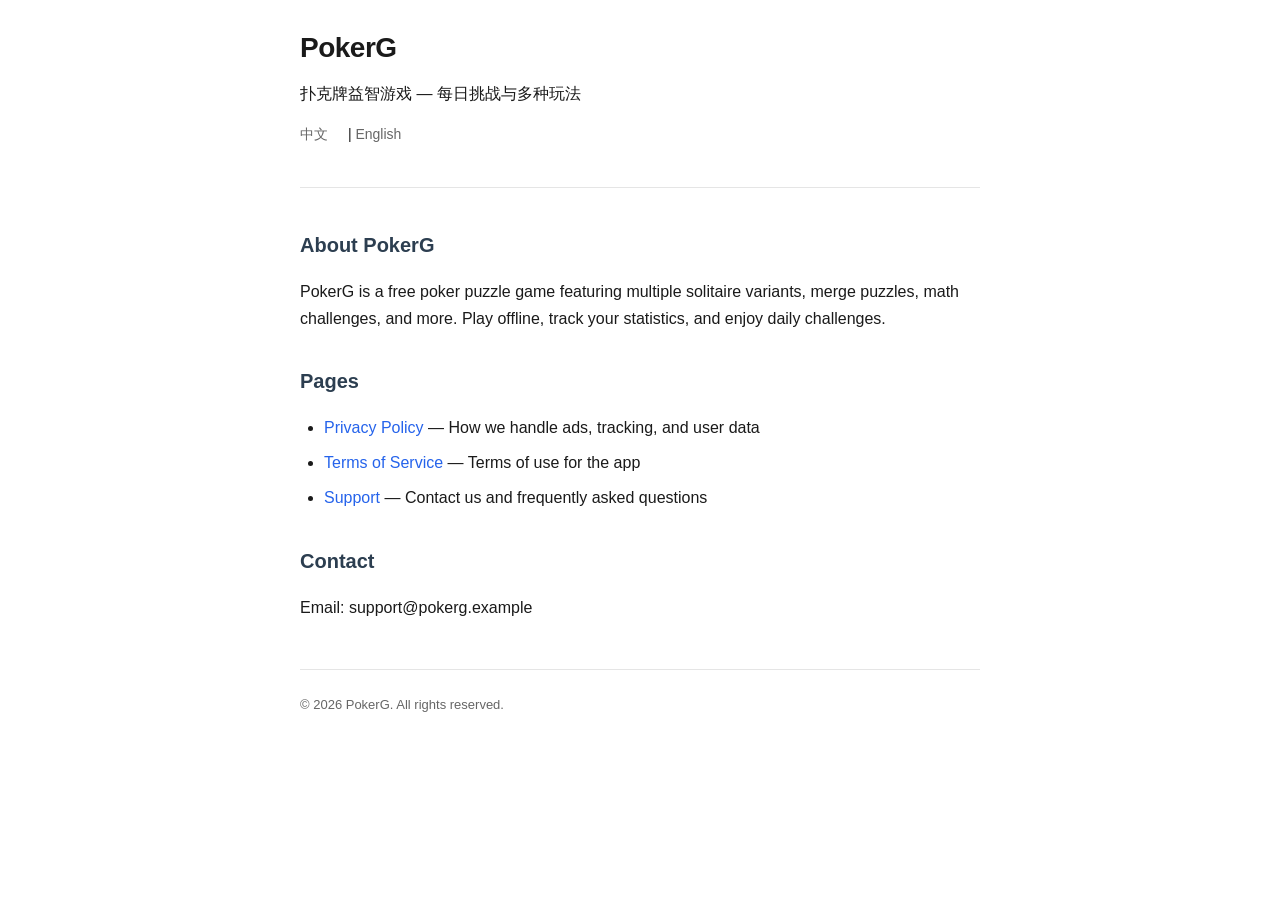
<file: index.html>
<!doctype html>
<html lang="en">
<head>
<meta charset="utf-8">
<meta name="viewport" content="width=device-width, initial-scale=1, viewport-fit=cover">
<title>PokerG — Poker Puzzle Game</title>
<link rel="stylesheet" href="assets/css/style.css">
</head>
<body>
<div class="container">
  <header>
    <h1>PokerG</h1>
    <p>扑克牌益智游戏 — 每日挑战与多种玩法</p>
    <div class="language-switch">
      <a href="privacy-zh.html">中文</a> | <a href="privacy.html">English</a>
    </div>
  </header>

  <main>
    <h2>About PokerG</h2>
    <p>PokerG is a free poker puzzle game featuring multiple solitaire variants, merge puzzles, math challenges, and more. Play offline, track your statistics, and enjoy daily challenges.</p>

    <h2>Pages</h2>
    <ul>
      <li><a href="privacy.html">Privacy Policy</a> — How we handle ads, tracking, and user data</li>
      <li><a href="terms.html">Terms of Service</a> — Terms of use for the app</li>
      <li><a href="support.html">Support</a> — Contact us and frequently asked questions</li>
    </ul>

    <h2>Contact</h2>
    <p>Email: support@pokerg.example</p>
  </main>

  <footer>
    &copy; 2026 PokerG. All rights reserved.
  </footer>
</div>
</body>
</html>
</file>
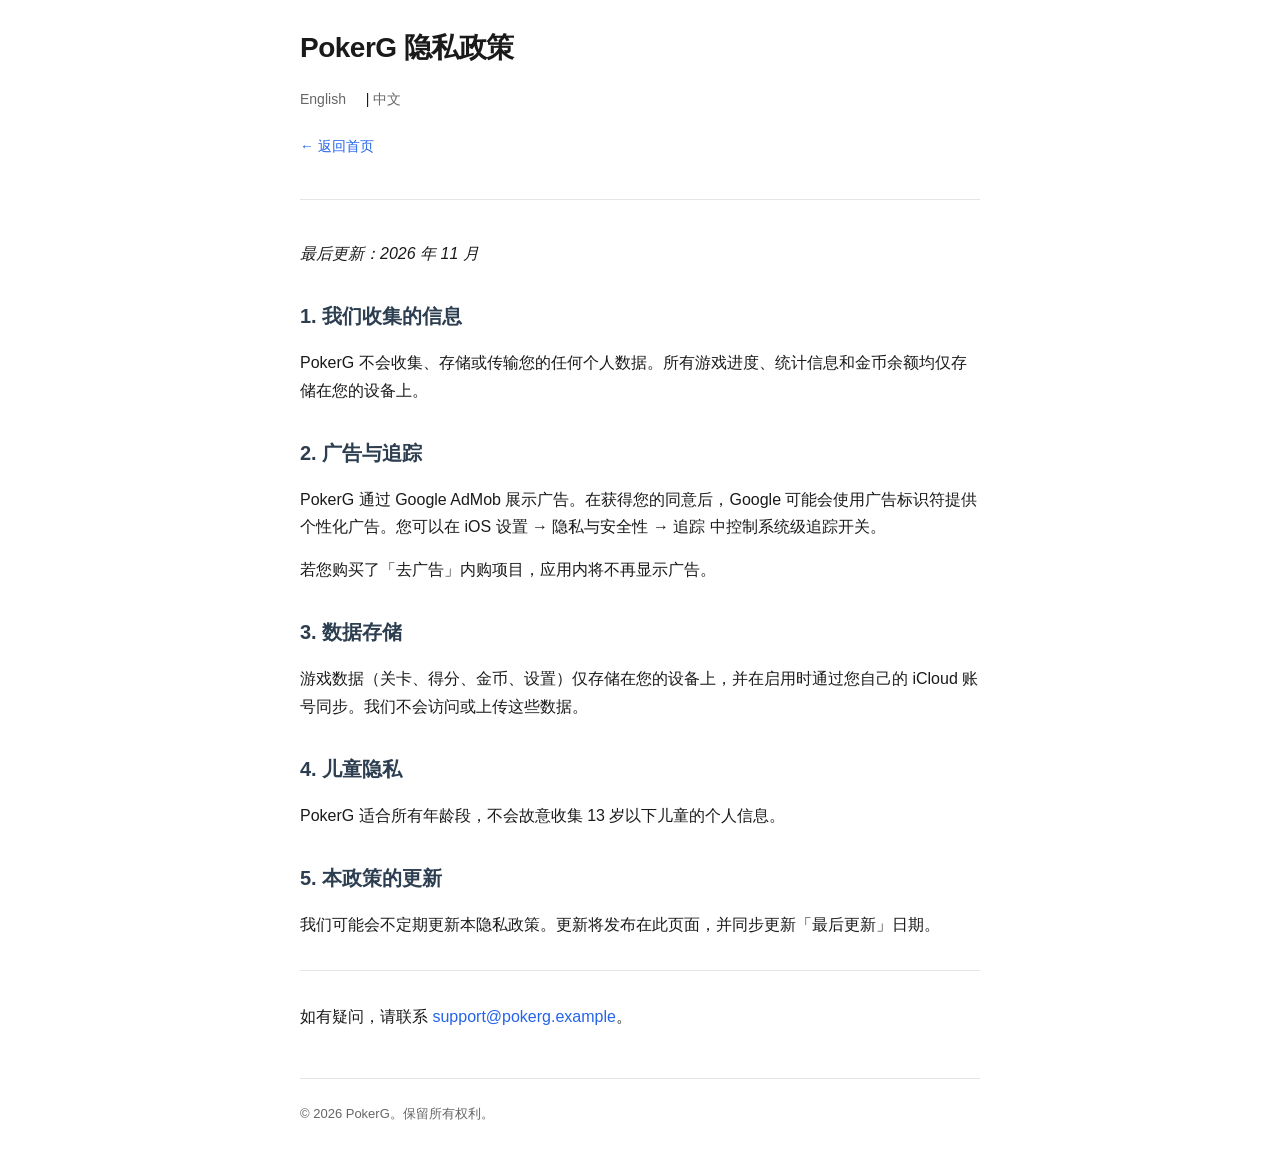
<file: privacy-zh.html>
<!doctype html>
<html lang="zh-Hans">
<head>
<meta charset="utf-8">
<meta name="viewport" content="width=device-width, initial-scale=1, viewport-fit=cover">
<title>PokerG 隐私政策</title>
<link rel="stylesheet" href="assets/css/style.css">
</head>
<body>
<div class="container">
  <header>
    <h1>PokerG 隐私政策</h1>
    <div class="language-switch">
      <a href="privacy.html">English</a> | <a href="privacy-zh.html">中文</a>
    </div>
    <p class="back-link"><a href="index.html">← 返回首页</a></p>
  </header>

  <main>
    <p><em>最后更新：2026 年 11 月</em></p>

    <h2>1. 我们收集的信息</h2>
    <p>PokerG 不会收集、存储或传输您的任何个人数据。所有游戏进度、统计信息和金币余额均仅存储在您的设备上。</p>

    <h2>2. 广告与追踪</h2>
    <p>PokerG 通过 Google AdMob 展示广告。在获得您的同意后，Google 可能会使用广告标识符提供个性化广告。您可以在 iOS 设置 &rarr; 隐私与安全性 &rarr; 追踪 中控制系统级追踪开关。</p>
    <p>若您购买了「去广告」内购项目，应用内将不再显示广告。</p>

    <h2>3. 数据存储</h2>
    <p>游戏数据（关卡、得分、金币、设置）仅存储在您的设备上，并在启用时通过您自己的 iCloud 账号同步。我们不会访问或上传这些数据。</p>

    <h2>4. 儿童隐私</h2>
    <p>PokerG 适合所有年龄段，不会故意收集 13 岁以下儿童的个人信息。</p>

    <h2>5. 本政策的更新</h2>
    <p>我们可能会不定期更新本隐私政策。更新将发布在此页面，并同步更新「最后更新」日期。</p>

    <hr>
    <p>如有疑问，请联系 <a href="mailto:support@pokerg.example">support@pokerg.example</a>。</p>
  </main>

  <footer>
    &copy; 2026 PokerG。保留所有权利。
  </footer>
</div>
</body>
</html>
</file>
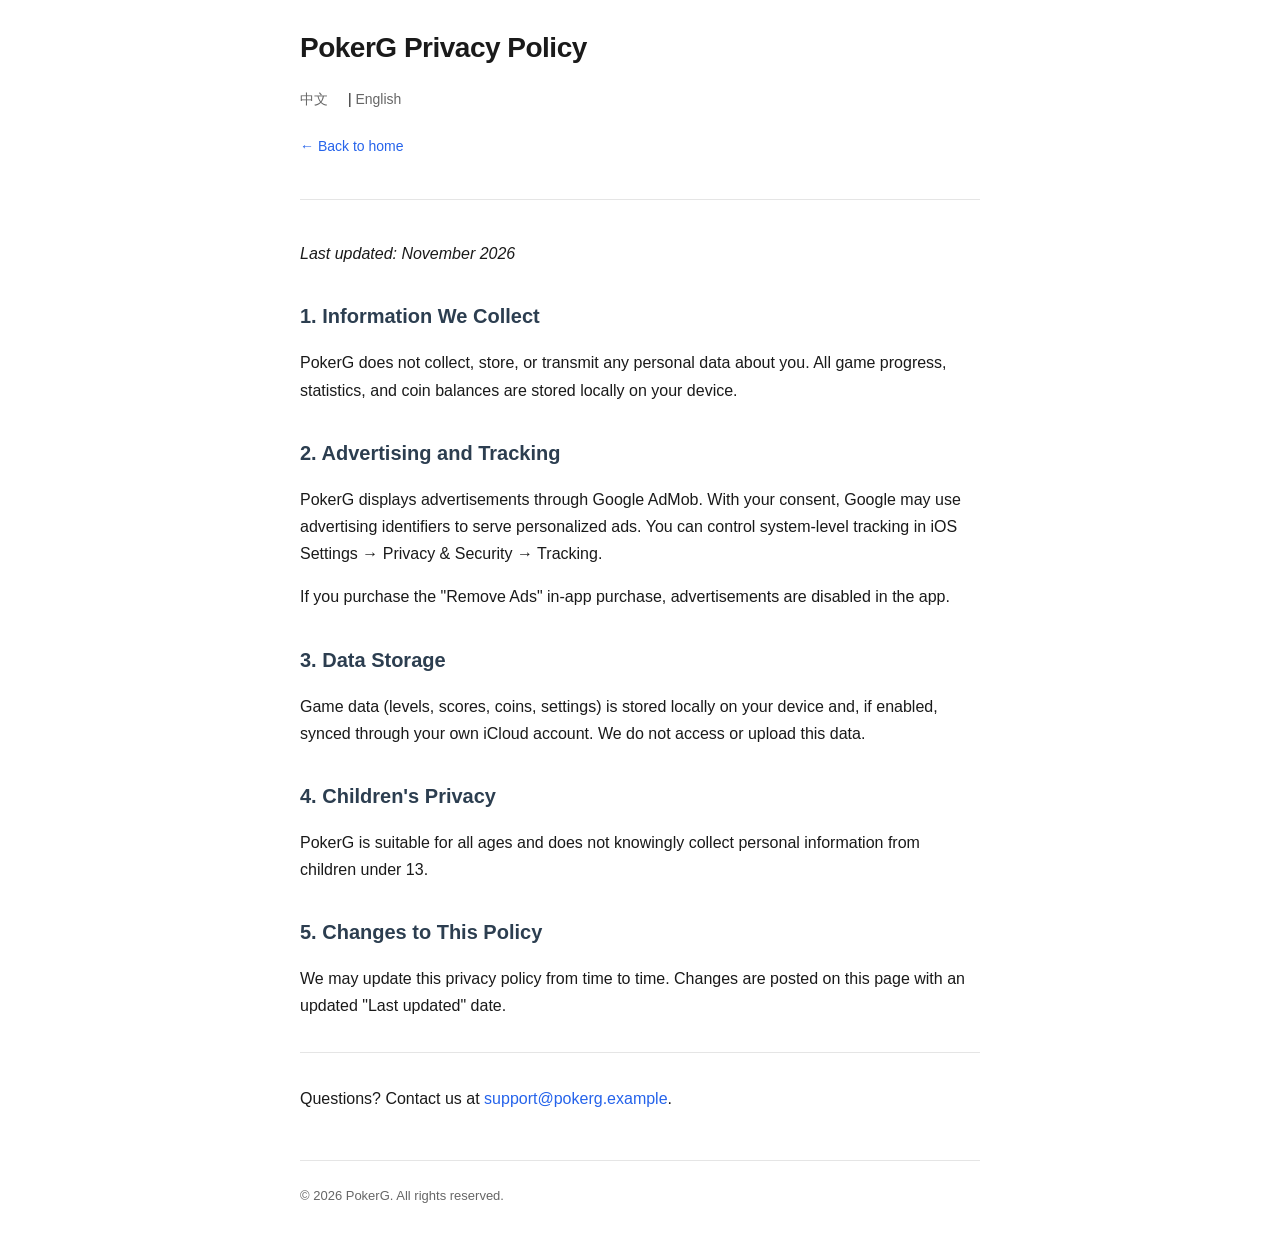
<file: privacy.html>
<!doctype html>
<html lang="en">
<head>
<meta charset="utf-8">
<meta name="viewport" content="width=device-width, initial-scale=1, viewport-fit=cover">
<title>PokerG Privacy Policy</title>
<link rel="stylesheet" href="assets/css/style.css">
</head>
<body>
<div class="container">
  <header>
    <h1>PokerG Privacy Policy</h1>
    <div class="language-switch">
      <a href="privacy-zh.html">中文</a> | <a href="privacy.html">English</a>
    </div>
    <p class="back-link"><a href="index.html">← Back to home</a></p>
  </header>

  <main>
    <p><em>Last updated: November 2026</em></p>

    <h2>1. Information We Collect</h2>
    <p>PokerG does not collect, store, or transmit any personal data about you. All game progress, statistics, and coin balances are stored locally on your device.</p>

    <h2>2. Advertising and Tracking</h2>
    <p>PokerG displays advertisements through Google AdMob. With your consent, Google may use advertising identifiers to serve personalized ads. You can control system-level tracking in iOS Settings &rarr; Privacy &amp; Security &rarr; Tracking.</p>
    <p>If you purchase the "Remove Ads" in-app purchase, advertisements are disabled in the app.</p>

    <h2>3. Data Storage</h2>
    <p>Game data (levels, scores, coins, settings) is stored locally on your device and, if enabled, synced through your own iCloud account. We do not access or upload this data.</p>

    <h2>4. Children's Privacy</h2>
    <p>PokerG is suitable for all ages and does not knowingly collect personal information from children under 13.</p>

    <h2>5. Changes to This Policy</h2>
    <p>We may update this privacy policy from time to time. Changes are posted on this page with an updated "Last updated" date.</p>

    <hr>
    <p>Questions? Contact us at <a href="mailto:support@pokerg.example">support@pokerg.example</a>.</p>
  </main>

  <footer>
    &copy; 2026 PokerG. All rights reserved.
  </footer>
</div>
</body>
</html>
</file>
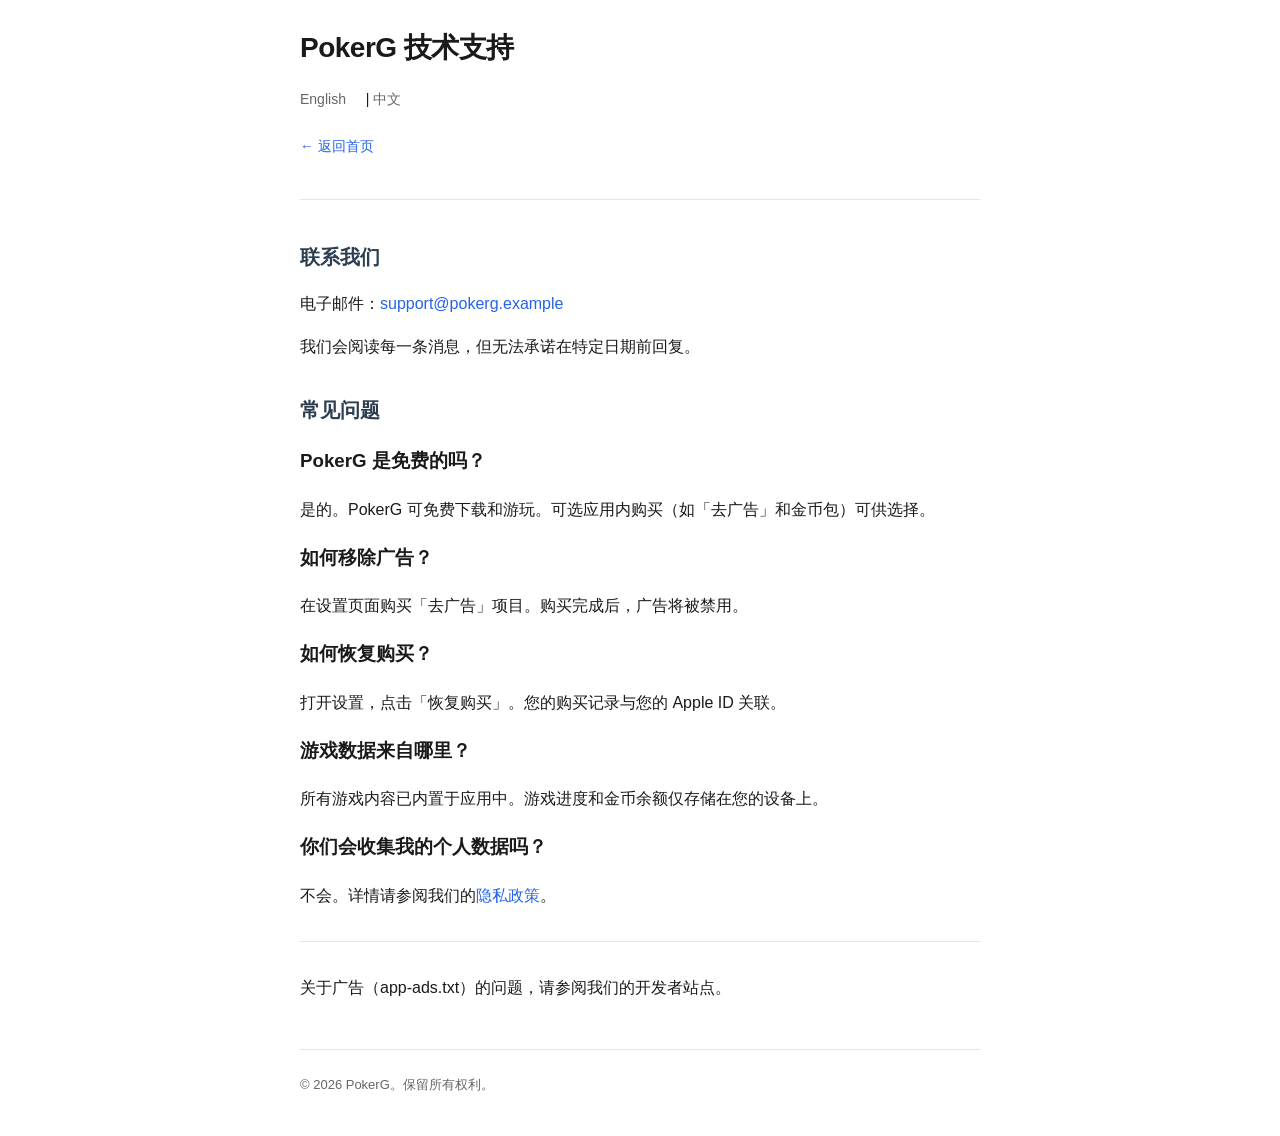
<file: support-zh.html>
<!doctype html>
<html lang="zh-Hans">
<head>
<meta charset="utf-8">
<meta name="viewport" content="width=device-width, initial-scale=1, viewport-fit=cover">
<title>PokerG 技术支持</title>
<link rel="stylesheet" href="assets/css/style.css">
</head>
<body>
<div class="container">
  <header>
    <h1>PokerG 技术支持</h1>
    <div class="language-switch">
      <a href="support.html">English</a> | <a href="support-zh.html">中文</a>
    </div>
    <p class="back-link"><a href="index.html">← 返回首页</a></p>
  </header>

  <main>
    <h2>联系我们</h2>
    <p>电子邮件：<a href="mailto:support@pokerg.example">support@pokerg.example</a></p>
    <p>我们会阅读每一条消息，但无法承诺在特定日期前回复。</p>

    <h2>常见问题</h2>

    <h3>PokerG 是免费的吗？</h3>
    <p>是的。PokerG 可免费下载和游玩。可选应用内购买（如「去广告」和金币包）可供选择。</p>

    <h3>如何移除广告？</h3>
    <p>在设置页面购买「去广告」项目。购买完成后，广告将被禁用。</p>

    <h3>如何恢复购买？</h3>
    <p>打开设置，点击「恢复购买」。您的购买记录与您的 Apple ID 关联。</p>

    <h3>游戏数据来自哪里？</h3>
    <p>所有游戏内容已内置于应用中。游戏进度和金币余额仅存储在您的设备上。</p>

    <h3>你们会收集我的个人数据吗？</h3>
    <p>不会。详情请参阅我们的<a href="privacy-zh.html">隐私政策</a>。</p>

    <hr>
    <p>关于广告（app-ads.txt）的问题，请参阅我们的开发者站点。</p>
  </main>

  <footer>
    &copy; 2026 PokerG。保留所有权利。
  </footer>
</div>
</body>
</html>
</file>
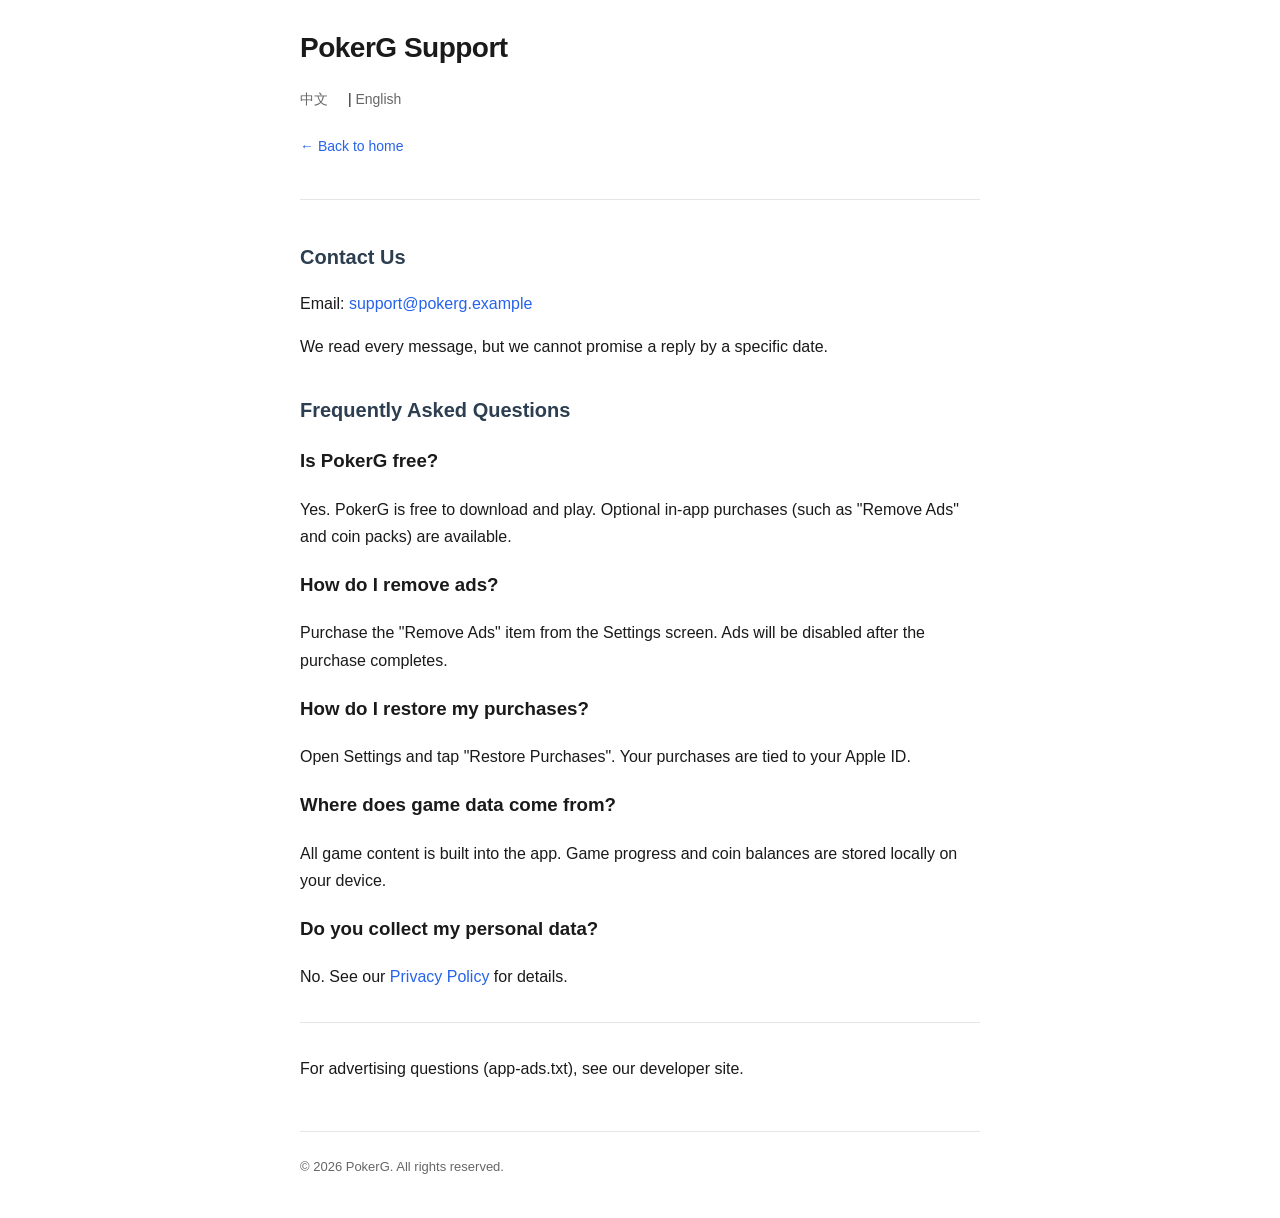
<file: support.html>
<!doctype html>
<html lang="en">
<head>
<meta charset="utf-8">
<meta name="viewport" content="width=device-width, initial-scale=1, viewport-fit=cover">
<title>PokerG Support</title>
<link rel="stylesheet" href="assets/css/style.css">
</head>
<body>
<div class="container">
  <header>
    <h1>PokerG Support</h1>
    <div class="language-switch">
      <a href="support-zh.html">中文</a> | <a href="support.html">English</a>
    </div>
    <p class="back-link"><a href="index.html">← Back to home</a></p>
  </header>

  <main>
    <h2>Contact Us</h2>
    <p>Email: <a href="mailto:support@pokerg.example">support@pokerg.example</a></p>
    <p>We read every message, but we cannot promise a reply by a specific date.</p>

    <h2>Frequently Asked Questions</h2>

    <h3>Is PokerG free?</h3>
    <p>Yes. PokerG is free to download and play. Optional in-app purchases (such as "Remove Ads" and coin packs) are available.</p>

    <h3>How do I remove ads?</h3>
    <p>Purchase the "Remove Ads" item from the Settings screen. Ads will be disabled after the purchase completes.</p>

    <h3>How do I restore my purchases?</h3>
    <p>Open Settings and tap "Restore Purchases". Your purchases are tied to your Apple ID.</p>

    <h3>Where does game data come from?</h2>
    <p>All game content is built into the app. Game progress and coin balances are stored locally on your device.</p>

    <h3>Do you collect my personal data?</h2>
    <p>No. See our <a href="privacy.html">Privacy Policy</a> for details.</p>

    <hr>
    <p>For advertising questions (app-ads.txt), see our developer site.</p>
  </main>

  <footer>
    &copy; 2026 PokerG. All rights reserved.
  </footer>
</div>
</body>
</html>
</file>
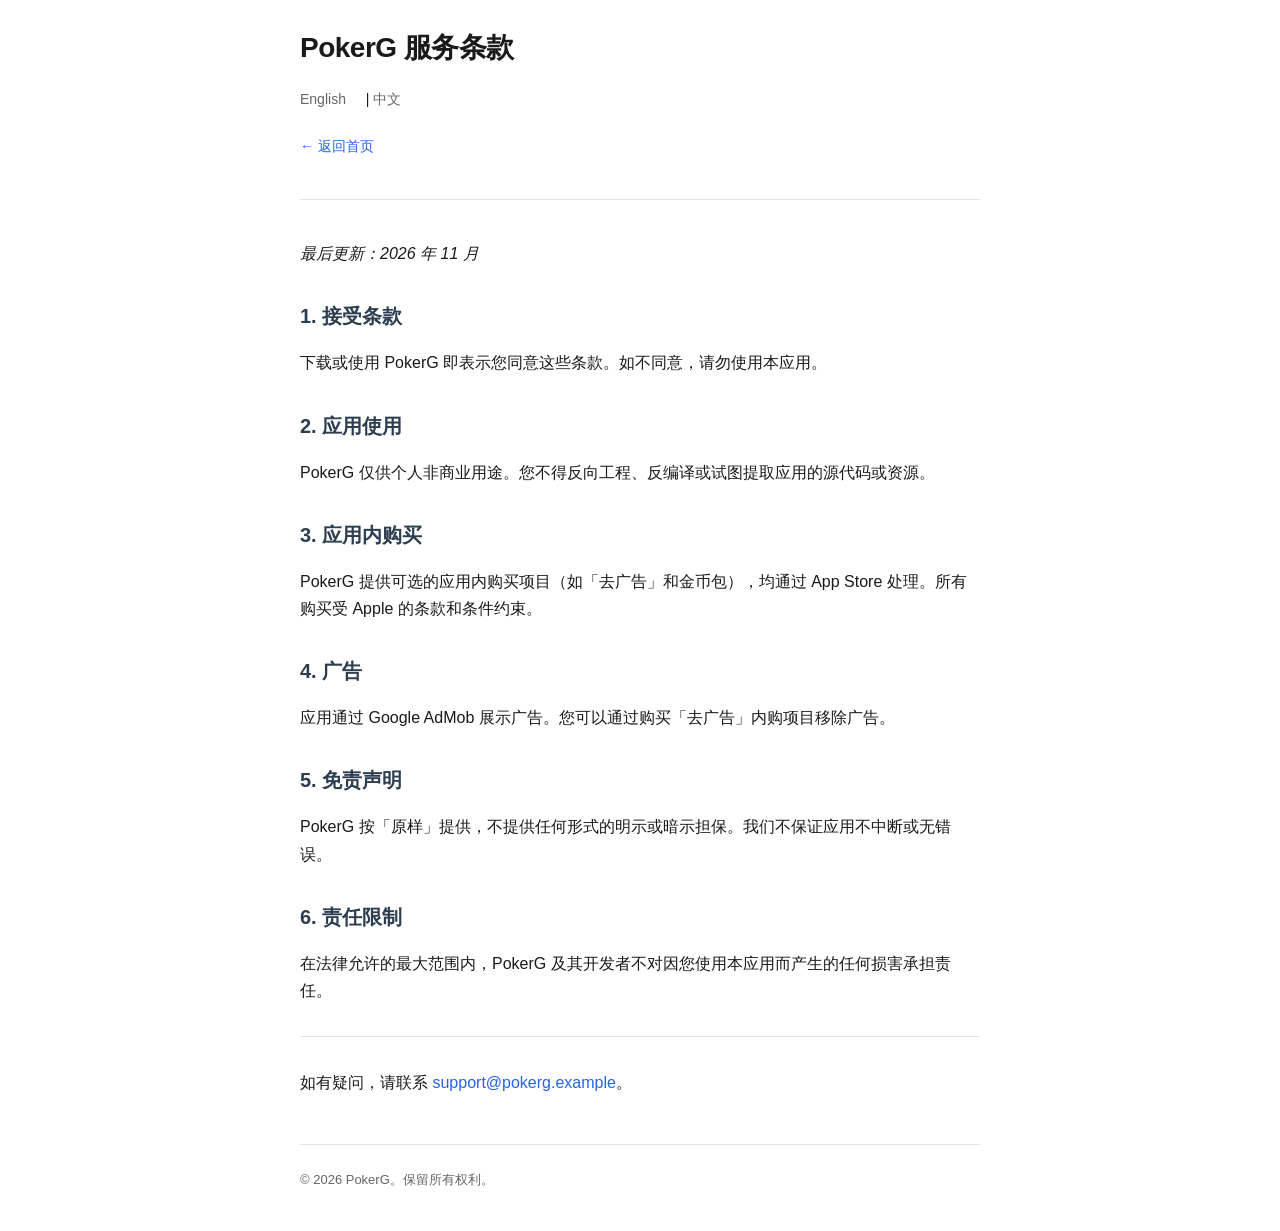
<file: terms-zh.html>
<!doctype html>
<html lang="zh-Hans">
<head>
<meta charset="utf-8">
<meta name="viewport" content="width=device-width, initial-scale=1, viewport-fit=cover">
<title>PokerG 服务条款</title>
<link rel="stylesheet" href="assets/css/style.css">
</head>
<body>
<div class="container">
  <header>
    <h1>PokerG 服务条款</h1>
    <div class="language-switch">
      <a href="terms.html">English</a> | <a href="terms-zh.html">中文</a>
    </div>
    <p class="back-link"><a href="index.html">← 返回首页</a></p>
  </header>

  <main>
    <p><em>最后更新：2026 年 11 月</em></p>

    <h2>1. 接受条款</h2>
    <p>下载或使用 PokerG 即表示您同意这些条款。如不同意，请勿使用本应用。</p>

    <h2>2. 应用使用</h2>
    <p>PokerG 仅供个人非商业用途。您不得反向工程、反编译或试图提取应用的源代码或资源。</p>

    <h2>3. 应用内购买</h2>
    <p>PokerG 提供可选的应用内购买项目（如「去广告」和金币包），均通过 App Store 处理。所有购买受 Apple 的条款和条件约束。</p>

    <h2>4. 广告</h2>
    <p>应用通过 Google AdMob 展示广告。您可以通过购买「去广告」内购项目移除广告。</p>

    <h2>5. 免责声明</h2>
    <p>PokerG 按「原样」提供，不提供任何形式的明示或暗示担保。我们不保证应用不中断或无错误。</p>

    <h2>6. 责任限制</h2>
    <p>在法律允许的最大范围内，PokerG 及其开发者不对因您使用本应用而产生的任何损害承担责任。</p>

    <hr>
    <p>如有疑问，请联系 <a href="mailto:support@pokerg.example">support@pokerg.example</a>。</p>
  </main>

  <footer>
    &copy; 2026 PokerG。保留所有权利。
  </footer>
</div>
</body>
</html>
</file>
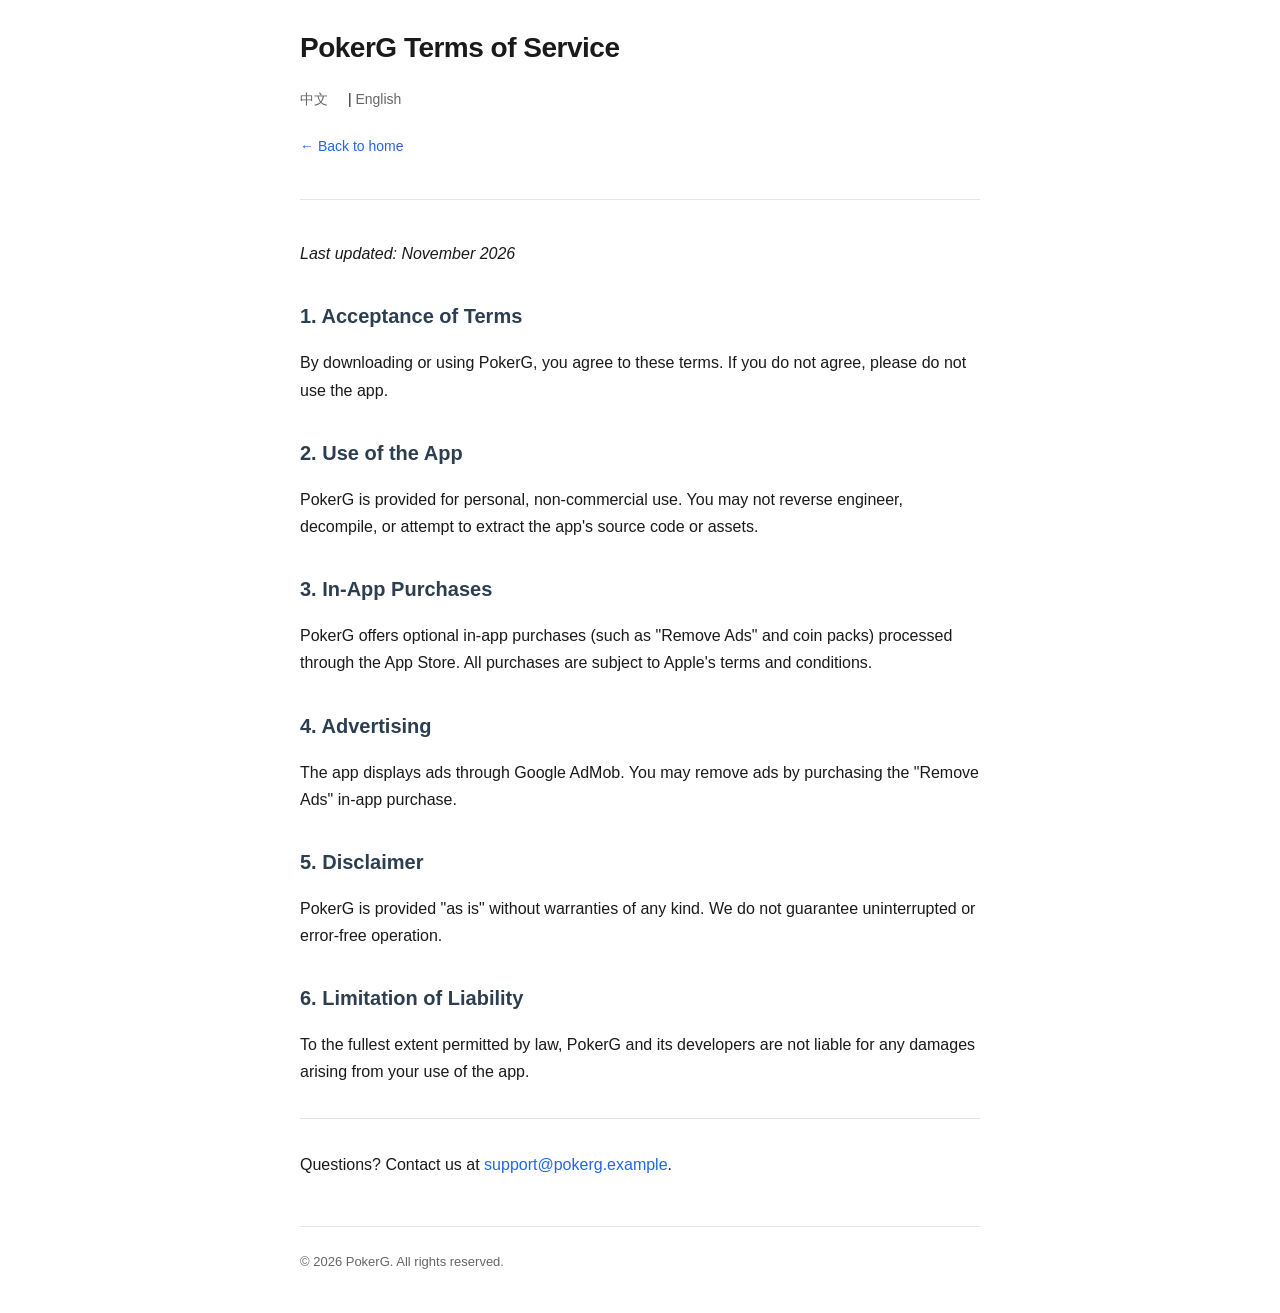
<file: terms.html>
<!doctype html>
<html lang="en">
<head>
<meta charset="utf-8">
<meta name="viewport" content="width=device-width, initial-scale=1, viewport-fit=cover">
<title>PokerG Terms of Service</title>
<link rel="stylesheet" href="assets/css/style.css">
</head>
<body>
<div class="container">
  <header>
    <h1>PokerG Terms of Service</h1>
    <div class="language-switch">
      <a href="terms-zh.html">中文</a> | <a href="terms.html">English</a>
    </div>
    <p class="back-link"><a href="index.html">← Back to home</a></p>
  </header>

  <main>
    <p><em>Last updated: November 2026</em></p>

    <h2>1. Acceptance of Terms</h2>
    <p>By downloading or using PokerG, you agree to these terms. If you do not agree, please do not use the app.</p>

    <h2>2. Use of the App</h2>
    <p>PokerG is provided for personal, non-commercial use. You may not reverse engineer, decompile, or attempt to extract the app's source code or assets.</p>

    <h2>3. In-App Purchases</h2>
    <p>PokerG offers optional in-app purchases (such as "Remove Ads" and coin packs) processed through the App Store. All purchases are subject to Apple's terms and conditions.</p>

    <h2>4. Advertising</h2>
    <p>The app displays ads through Google AdMob. You may remove ads by purchasing the "Remove Ads" in-app purchase.</p>

    <h2>5. Disclaimer</h2>
    <p>PokerG is provided "as is" without warranties of any kind. We do not guarantee uninterrupted or error-free operation.</p>

    <h2>6. Limitation of Liability</h2>
    <p>To the fullest extent permitted by law, PokerG and its developers are not liable for any damages arising from your use of the app.</p>

    <hr>
    <p>Questions? Contact us at <a href="mailto:support@pokerg.example">support@pokerg.example</a>.</p>
  </main>

  <footer>
    &copy; 2026 PokerG. All rights reserved.
  </footer>
</div>
</body>
</html>
</file>
<file: assets/css/style.css>
/* PokerG 网站共用样式（纯 CSS，无框架） */

* {
  box-sizing: border-box;
}

html {
  scroll-behavior: smooth;
}

body {
  font-family: -apple-system, BlinkMacSystemFont, "Segoe UI", Roboto, "Helvetica Neue", Arial, sans-serif;
  line-height: 1.7;
  color: #1a1a1a;
  background: #ffffff;
  margin: 0;
  padding: 0;
  padding-block: 24px 40px;
}

.container {
  max-width: 720px;
  margin: 0 auto;
  padding: 0 20px;
}

header {
  margin-bottom: 40px;
  border-bottom: 1px solid #e5e5e5;
  padding-bottom: 24px;
}

h1 {
  font-size: 28px;
  font-weight: 700;
  margin: 0 0 8px 0;
  letter-spacing: -0.5px;
}

h2 {
  font-size: 20px;
  font-weight: 600;
  margin: 32px 0 16px 0;
  color: #2c3e50;
}

p {
  margin: 0 0 16px 0;
}

a {
  color: #2563eb;
  text-decoration: none;
}

a:hover {
  text-decoration: underline;
}

.language-switch {
  margin: 16px 0;
  font-size: 14px;
}

.language-switch a {
  color: #666;
  margin-right: 16px;
}

.language-switch a:hover {
  color: #2563eb;
}

.back-link {
  display: inline-block;
  margin-top: 8px;
  font-size: 14px;
  color: #666;
}

.back-link:hover {
  color: #2563eb;
  text-decoration: none;
}

ul {
  margin: 16px 0;
  padding-left: 24px;
}

li {
  margin-bottom: 8px;
}

hr {
  border: none;
  border-top: 1px solid #e5e5e5;
  margin: 32px 0;
}

footer {
  margin-top: 48px;
  padding-top: 24px;
  border-top: 1px solid #e5e5e5;
  font-size: 13px;
  color: #666;
}

@media (max-width: 480px) {
  body {
    padding-block: 16px 24px;
  }
  .container {
    padding: 0 16px;
  }
  h1 {
    font-size: 24px;
  }
}
</file>
